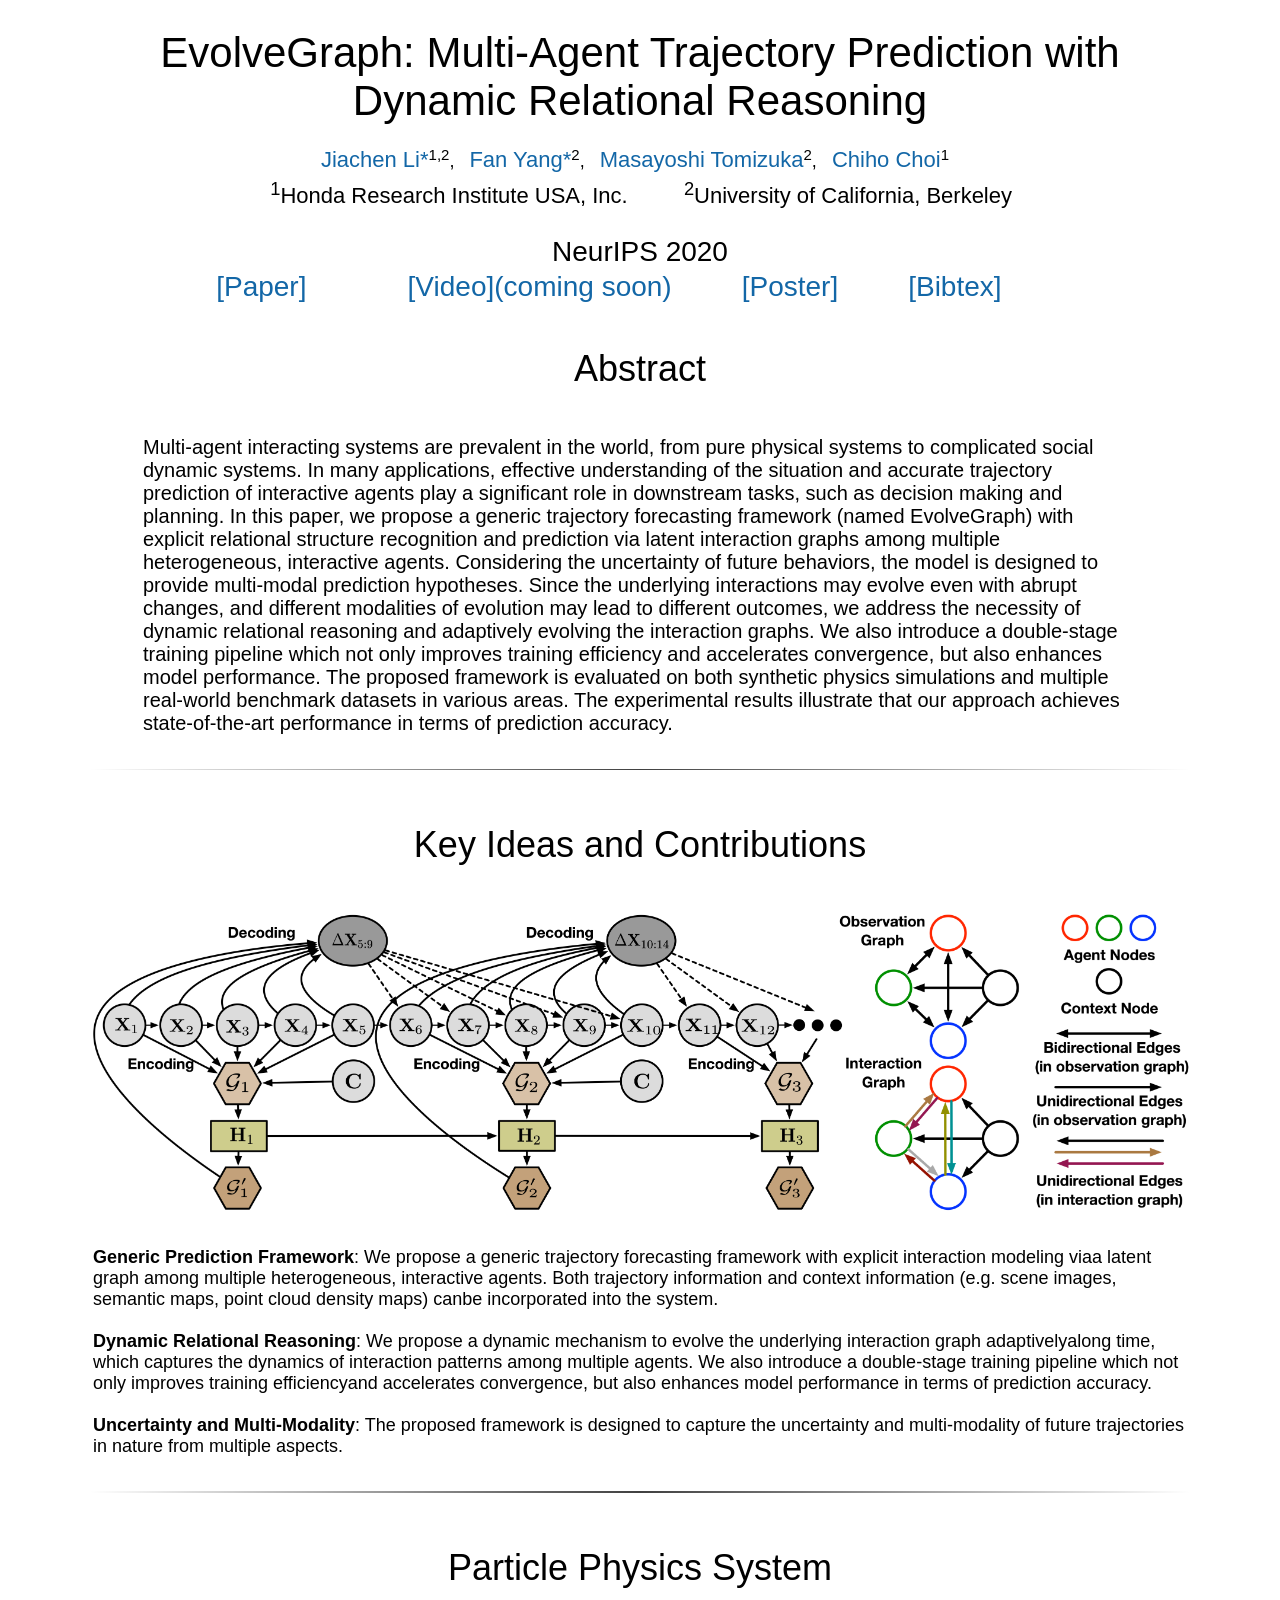
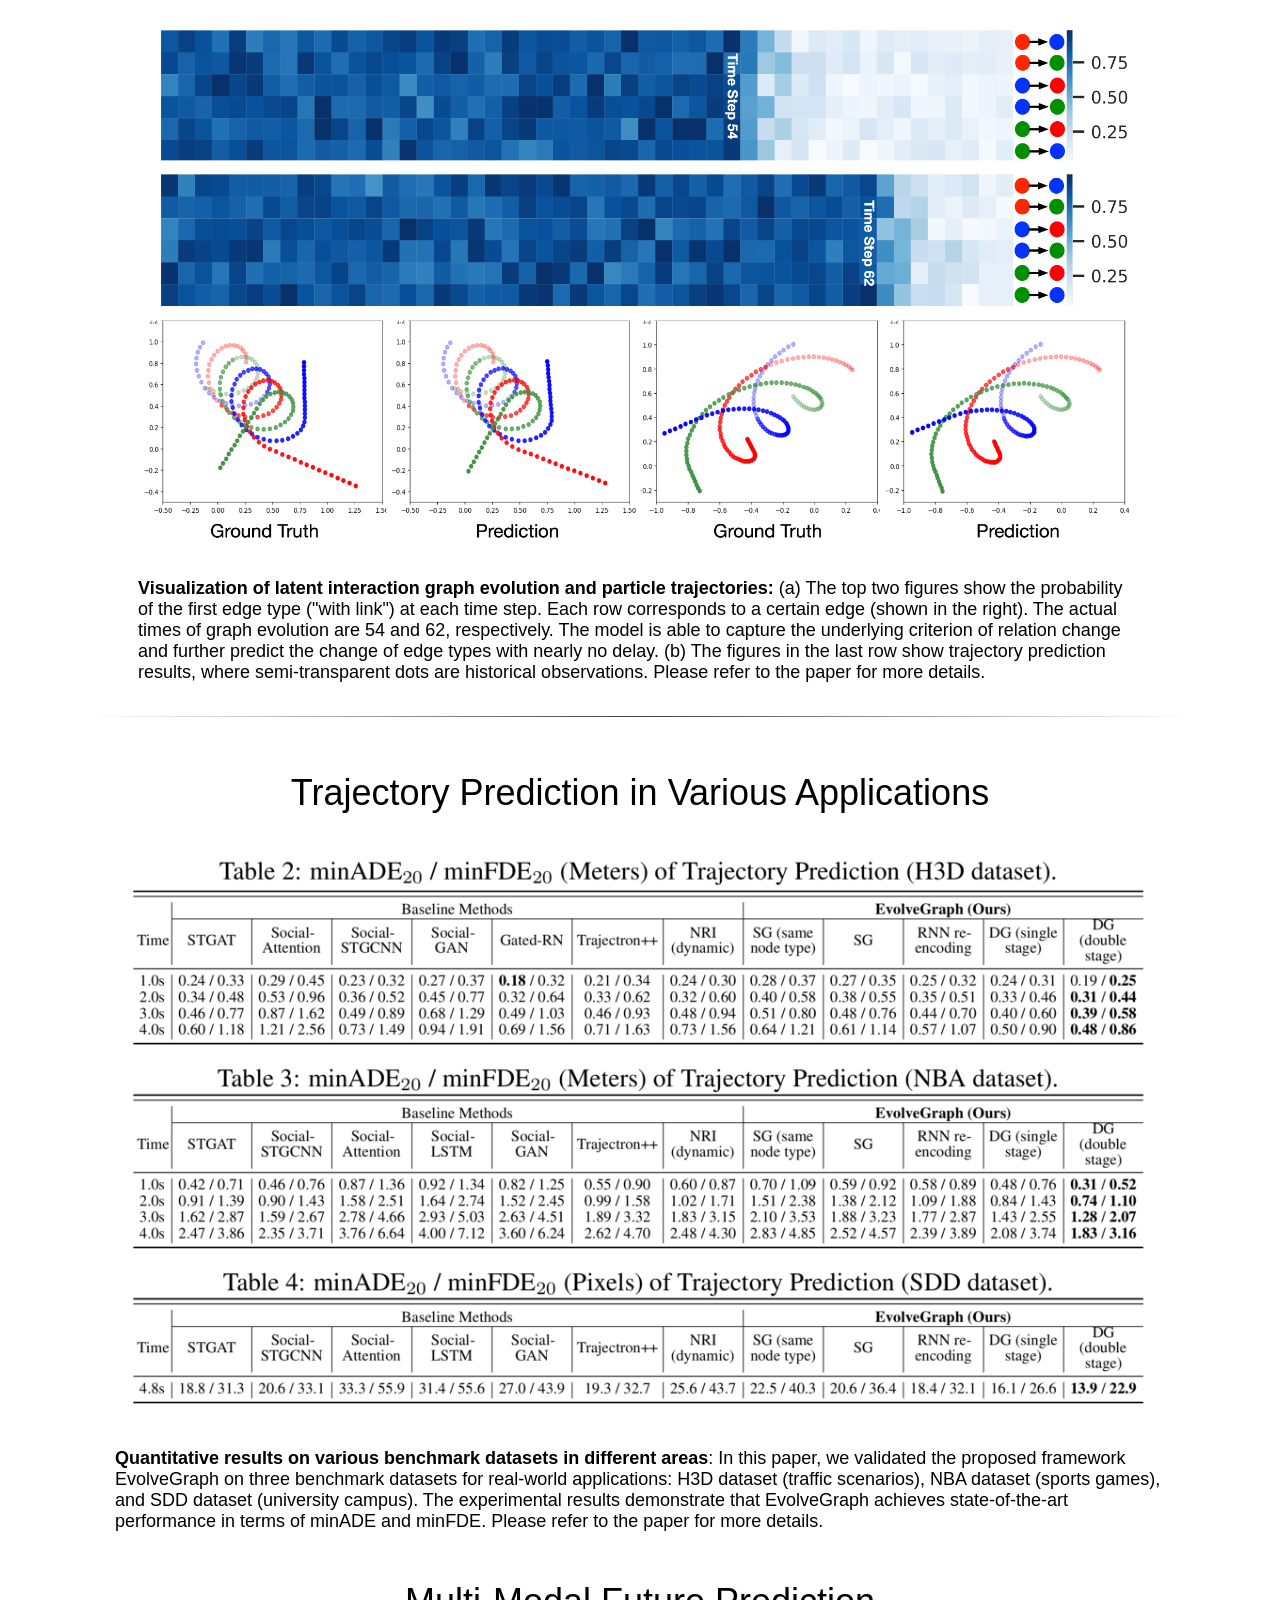
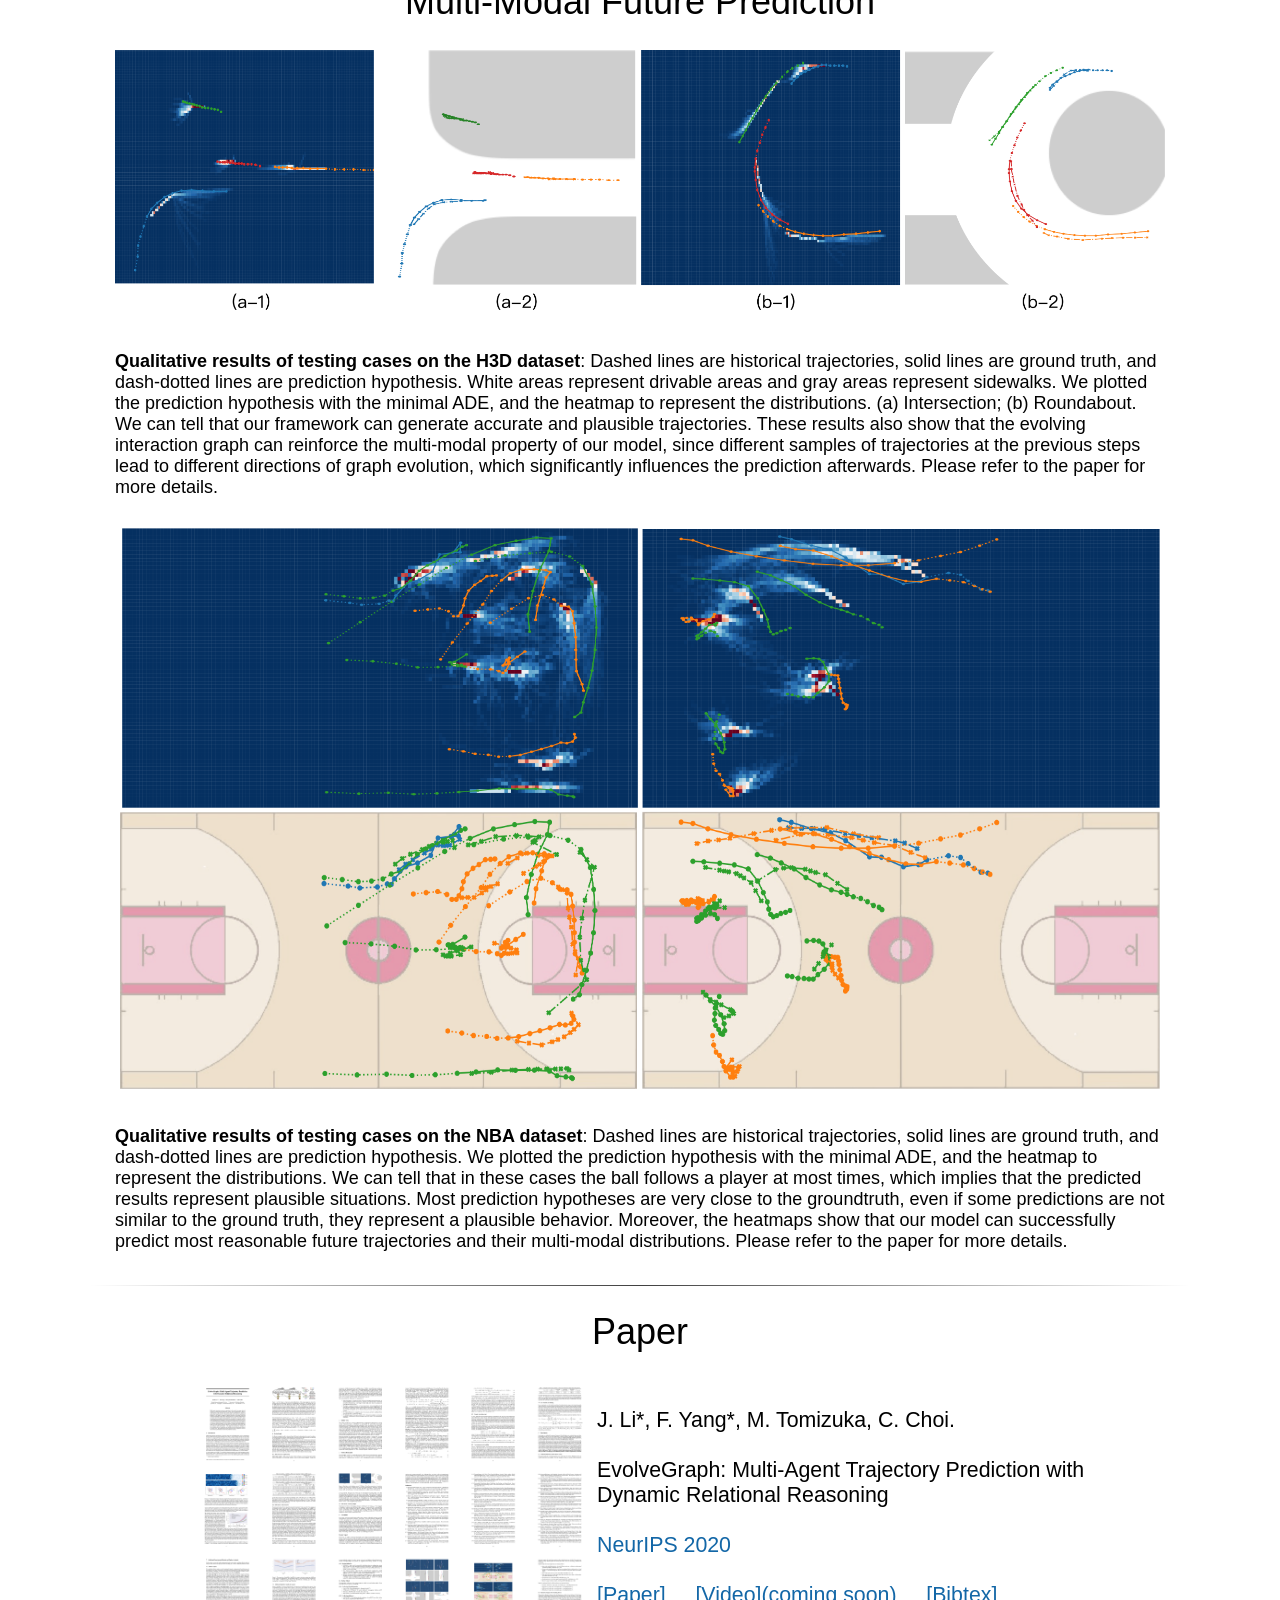
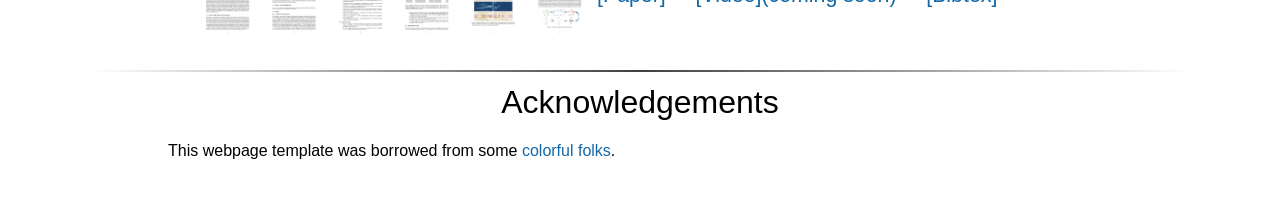
<file: publications/Evolvegraph/index.html>
<script src="http://www.google.com/jsapi" type="text/javascript"></script>
<script type="text/javascript">google.load("jquery", "1.3.2");</script>

<style type="text/css">
    body {
        font-family: "HelveticaNeue-Light", "Helvetica Neue Light", "Helvetica Neue", Helvetica, Arial, "Lucida Grande", sans-serif;
        font-weight:300;
        font-size:18px;
        margin-left: auto;
        margin-right: auto;
        width: 1100px;
    }

    h1 {
        font-weight:300;
    }

    .disclaimerbox {
        background-color: #eee;
        border: 1px solid #eeeeee;
        border-radius: 10px ;
        -moz-border-radius: 10px ;
        -webkit-border-radius: 10px ;
        padding: 20px;
    }

    video.header-vid {
        height: 140px;
        border: 1px solid black;
        border-radius: 10px ;
        -moz-border-radius: 10px ;
        -webkit-border-radius: 10px ;
    }

    img.header-img {
        height: 140px;
        border: 1px solid black;
        border-radius: 10px ;
        -moz-border-radius: 10px ;
        -webkit-border-radius: 10px ;
    }

    img.rounded {
        border: 1px solid #eeeeee;
        border-radius: 10px ;
        -moz-border-radius: 10px ;
        -webkit-border-radius: 10px ;
    }

    a:link,a:visited
    {
        color: #1367a7;
        text-decoration: none;
    }
    a:hover {
        color: #208799;
    }

    td.dl-link {
        height: 160px;
        text-align: center;
        font-size: 22px;
    }

    tr.spaceUnder>td {
        padding-bottom: 10px;
    }
    .layered-paper-big { /* modified from: http://css-tricks.com/snippets/css/layered-paper/ */
        box-shadow:
                0px 0px 1px 1px rgba(0,0,0,0.35), /* The top layer shadow */
                5px 5px 0 0px #fff, /* The second layer */
                5px 5px 1px 1px rgba(0,0,0,0.35), /* The second layer shadow */
                10px 10px 0 0px #fff, /* The third layer */
                10px 10px 1px 1px rgba(0,0,0,0.35), /* The third layer shadow */
                15px 15px 0 0px #fff, /* The fourth layer */
                15px 15px 1px 1px rgba(0,0,0,0.35), /* The fourth layer shadow */
                20px 20px 0 0px #fff, /* The fifth layer */
                20px 20px 1px 1px rgba(0,0,0,0.35), /* The fifth layer shadow */
                25px 25px 0 0px #fff, /* The fifth layer */
                25px 25px 1px 1px rgba(0,0,0,0.35); /* The fifth layer shadow */
        margin-left: 10px;
        margin-right: 45px;
    }


    .layered-paper { /* modified from: http://css-tricks.com/snippets/css/layered-paper/ */
        box-shadow:
                0px 0px 1px 1px rgba(0,0,0,0.35), /* The top layer shadow */
                5px 5px 0 0px #fff, /* The second layer */
                5px 5px 1px 1px rgba(0,0,0,0.35), /* The second layer shadow */
                10px 10px 0 0px #fff, /* The third layer */
                10px 10px 1px 1px rgba(0,0,0,0.35); /* The third layer shadow */
        margin-top: 5px;
        margin-left: 10px;
        margin-right: 30px;
        margin-bottom: 5px;
    }

    .vert-cent {
        position: relative;
        top: 50%;
        transform: translateY(-50%);
    }

    hr
    {
        border: 0;
        height: 1.5px;
        background-image: linear-gradient(to right, rgba(0, 0, 0, 0), rgba(0, 0, 0, 0.75), rgba(0, 0, 0, 0));
    }
</style>

<html>
  <head>
        <title>EvolveGraph</title>
        <meta property="og:title" content="sceneflow" />
        <!-- <meta property="og:url" content="https://www.youtube.com/watch?v=cYHQKtBLI3Q" /> -->
  </head>

  <body>
    <br>
    <center>
    <span style="font-size:42px">EvolveGraph: Multi-Agent Trajectory Prediction with Dynamic Relational Reasoning </span>


    <!-- </center> -->
    
    <br>
    <br>
      <table align=center width=800px>

     <tr>
       <span style="font-size:22px"><a href="https://jiachenli94.github.io/">Jiachen Li*</a></span><sup>1,2</sup>,&nbsp;&nbsp;
      <span style="font-size:22px"><a href="https://scholar.google.com/citations?user=Gi1y7DAAAAAJ&hl=en&authuser=1">Fan Yang*</a></span><sup>2</sup>,&nbsp;&nbsp;
      <span style="font-size:22px"><a href="https://me.berkeley.edu/people/masayoshi-tomizuka/">Masayoshi Tomizuka</a></span><sup>2</sup>,&nbsp;&nbsp;
      <span style="font-size:22px"><a href="http://www.chihochoi.me/">Chiho Choi</a></span><sup>1</sup>&nbsp;&nbsp;
   </tr>


     <tr>
       <td align=center colspan="2" style="font-size:22px">
       <center>
       <sup>1</sup>Honda Research Institute USA, Inc.
       </center>
       </td>

      <td align=center colspan="2" style="font-size:22px">
      <center>
      <sup>2</sup>University of California, Berkeley
      </center>
      </td>

    </table>

        <br> 
    <table align=center width=700px>
       <tr>
        <td align=center width=100px>
        <center>
        <span style="font-size:28px">NeurIPS 2020 </span>
        </center>
        </td>
     </tr>
    </table>
         <table align=center width=900>
          <tr>
                
                 <span style="font-size:28px">
                <a href="http://arxiv.org/abs/2003.13924">[Paper]</a> &nbsp; &nbsp; &nbsp; &nbsp; &nbsp; &nbsp; 
                <a href="https://jiachenli94.github.io/publications/Evolvegraph/">[Video](coming soon)</a> &nbsp; &nbsp; &nbsp; &nbsp;
                <a href="nips_poster.pdf">[Poster]</a> &nbsp; &nbsp; &nbsp; &nbsp; 
                <a href="bibtex.txt">[Bibtex]</a> &nbsp; &nbsp; &nbsp; &nbsp; 

              </span>
              <br>
             <!-- <br>
              <br>
              <br> -->
              <!--
              <center><h1>Overview Video</h1></center>
              <iframe width="900" height="660" src="https://www.youtube.com/embed/XCWCHwGlBgE" frameborder="0" allow="accelerometer; autoplay; encrypted-media; gyroscope; picture-in-picture" allowfullscreen></iframe> -->
            <!-- [hosted on <a href="#">arXiv</a>]</a> -->
              </td>
        </tr>
      </table>
            <!--
            <br>
            <table align=center width=600px>
                <tr>
                    <td width=700px>
                      <center>
                          <img src = "teaser.jpg" height="180px"></img><br>
                    </center>
                    </td>
                </tr>

                <tr>
                  <td colspan="3"> <br>
                In the first image, can you predict what the human is going to do next? Depending on his intention, the person can choose to turn left to climb up stairs; he may also go straight through the hallway or turn right to fetch some items off the table. In this work, we propose a method to generate long-term stochastic predictions of future 3D human motion, while also considering the scene context.
    Given one single RGB image and 2D human pose history, our method first generates multiple possible future 2D destinations, then predicts future 3D human paths towards each destination, as shown in the middle, and finally generates 3D human pose sequences following the path, shown in the ground-truth 3D point cloud of the scene in the right. We train our model on both real-world data with noisy ground-truth and our newly-created large-scale synthetic data with diverse scenes, characters, and motions. Both quantitative comparisons and qualitative results demonstrate that our method can generate plausible scene-adaptive predictions.
                  </td>
                </tr>
            </table>


          <hr> -->
<!--           <br>
          <br> -->
<!--           <center>
            <table align=center width=700>
                <tr>
              
                  <td><video width="700px" controls> <source src="hmp.m4v" type=video/mp4><video></td>
              
              </tr>
            </table>
          </center> -->
          
          <br>

          <!-- <hr> -->
          <center><h1>Abstract</h1></center>
          <table align=center width=1000px>
              <tr>
                  <td width=1000px>
<!--                     <center>
                        <img src = "teaser.jpg" height="500px"></img><br>
                  </center> -->
                  <br>
                  <span style="font-size:20px"> Multi-agent interacting systems are prevalent in the world, from pure physical systems to complicated social dynamic systems. In many applications, effective understanding of the situation and accurate trajectory prediction of interactive agents play a significant role in downstream tasks, such as decision making and planning. In this paper, we propose a generic trajectory forecasting framework (named EvolveGraph) with explicit relational structure recognition and prediction via latent interaction graphs among multiple heterogeneous, interactive agents. Considering the uncertainty of future behaviors, the model is designed to provide multi-modal prediction hypotheses. Since the underlying interactions may evolve even with abrupt changes, and different modalities of evolution may lead to different outcomes, we address the necessity of dynamic relational reasoning and adaptively evolving the interaction graphs. We also introduce a double-stage training pipeline which not only improves training efficiency and accelerates convergence, but also enhances model performance. The proposed framework is evaluated on both synthetic physics simulations and multiple real-world benchmark datasets in various areas. The experimental results illustrate that our approach achieves state-of-the-art performance in terms of prediction accuracy.
                  </td>
              </tr>

              <tr>
                <td colspan="3"> <br>

                </td>
              </tr>
          </table>


          <hr> <br>
          <center><h1>Key Ideas and Contributions</h1></center>
          <table align=center width=600px>
              <tr>
                  <td width=700px>
                    <br>
                    <center>
                        <img src = "graphical_model.png" height="300px"></img><br>
                  </center>
                  <br><br>
                  <span style="font-size:18px"> <b>Generic Prediction Framework</b>: We propose a generic trajectory forecasting framework with explicit interaction modeling viaa latent graph among multiple heterogeneous, interactive agents. Both trajectory information and context information (e.g. scene images, semantic maps, point cloud density maps) canbe incorporated into the system. <br><br>
                    <b>Dynamic Relational Reasoning</b>: We propose a dynamic mechanism to evolve the underlying interaction graph adaptivelyalong time, which captures the dynamics of interaction patterns among multiple agents. We also introduce a double-stage training pipeline which not only improves training efficiencyand accelerates convergence, but also enhances model performance in terms of prediction accuracy. <br><br>
                    <b>Uncertainty and Multi-Modality</b>: The proposed framework is designed to capture the uncertainty and multi-modality of future trajectories in nature from multiple aspects.<br>
                  </td>
              </tr>
<!-- 
We posit that pedestrians in the scene move towards a predetermined position and interactions such as social cues happen as they go along achieving this intention without changing the predilection while still shaping their trajectories locally. 
               -->
              <tr>
                <td colspan="3"> <br>

                </td>
              </tr>
          </table>


        <hr>
         <!-- <table align=center width=550px> -->
          <br>
                <center><h1>Particle Physics System</h1></center>
                <table align=center width=900px>
                    <tr>
                        <td width=1200px colspan="3">
                          <center>
                              <img src = "physics.png" height="540px"></img><br>
                        </center>
                        </td>
                    </tr>
<!--                     <tr>
                      <td align=center width=400px>
                        (a)
                      </td>
                      <td align=center width=400px>
                        (b)
                      </td>
                      <td align=center width=400px>
                        (c)
                      </td>
                  </tr> -->

                    <tr>
                        <td width=600px colspan="3">
                                            <br>
                              <span style="font-size:18px"><b>Visualization of latent interaction graph evolution and particle trajectories:</b> (a) The top two figures show the probability of the first edge type ("with link") at each time step. Each row corresponds to a certain edge (shown in the right). The actual times of graph evolution are 54 and 62, respectively. The model is able to capture the underlying criterion of relation change and further predict the change of edge types with nearly no delay. (b) The figures in the last row show trajectory prediction results, where semi-transparent dots are historical observations. Please refer to the paper for more details.
                        </td>
                    </tr>
                </table>
                <br>
      <hr>

      <table align=center width=800>
        <br>
       <center><h1>Trajectory Prediction in Various Applications</h1></center>
          <tr class="spaceUnder">
            <td>
              <img style="width:1050px" src="tables.png"/>
            </td>
          
          </tr>

        <tr>
          <td colspan="3"> <br>
            <span style="font-size:18px"><b> Quantitative results on various benchmark datasets in different areas</b>: In this paper, we validated the proposed framework EvolveGraph on three benchmark datasets for real-world applications: H3D dataset (traffic scenarios), NBA dataset (sports games), and SDD dataset (university campus). The experimental results demonstrate that EvolveGraph achieves state-of-the-art performance in terms of minADE and minFDE. Please refer to the paper for more details.
          </td>
        </tr>

        
      </table>

      <table align=center width=800>
        <br>
       <center><h1>Multi-Modal Future Prediction</h1></center>
          <tr class="spaceUnder">
            <td>
              <img style="width:1050px" src="vehicles.png"/>
            </td>
          
          </tr>

        <tr>
          <td colspan="3"> <br>
            <span style="font-size:18px"><b> Qualitative results of testing cases on the H3D dataset</b>: Dashed lines are historical trajectories, solid lines are ground truth, and dash-dotted lines are prediction hypothesis. White areas represent drivable areas and gray areas represent sidewalks. We plotted the prediction hypothesis with the minimal ADE, and the heatmap to represent the distributions. (a) Intersection; (b) Roundabout. We can tell that our framework can generate accurate and plausible trajectories. These results also show that the evolving interaction graph can reinforce the multi-modal property of our model, since different samples of trajectories at the previous steps lead to different directions of graph evolution, which significantly influences the prediction afterwards. Please refer to the paper for more details.
          </td>
        </tr>

        <table align=center width=800>
        <br>
          <tr class="spaceUnder">
            <td>
              <img style="width:1050px" src="sports.png"/>
            </td>
          
          </tr>

        <tr>
          <td colspan="3"> <br>
            <span style="font-size:18px"><b> Qualitative results of testing cases on the NBA dataset</b>: Dashed lines are historical trajectories, solid lines are ground truth, and dash-dotted lines are prediction hypothesis. We plotted the prediction hypothesis with the minimal ADE, and the heatmap to represent the distributions. We can tell that in these cases the ball follows a player at most times, which implies that the predicted results represent plausible situations. Most prediction hypotheses are very close to the groundtruth, even if some predictions are not similar to the ground truth, they represent a plausible behavior. Moreover, the heatmaps show that our model can successfully predict most reasonable future trajectories and their multi-modal distributions. Please refer to the paper for more details.
          </td>
        </tr>

        
      </table>
    <br>

    <!--
    <hr>
      <table align=center width=800>
       <center><h1>Multi-Modal Sports Player Predictions</h1></center>
          <tr class="spaceUnder">
            <td>
              <img style="width:1000px" src="sports.png"/>
            </td>
          
      </tr>

        <tr>
          <td colspan="3"> <br>
            <span style="font-size:18px"><b> Qualitative Results  please see <a href="https://arxiv.org/pdf/2004.02025.pdf">our paper</a>.  
          </td>
        </tr>
      </table>
    <br>
  -->

    <hr>
      <table align=center width=900>
       <center><h1>Paper</h1></center>
          <tr>
            <td><a href="https://jiachenli94.github.io/publications/Evolvegraph/"><img align=center style="width:400px" src="paper_combine.png"/></a></td>
            <td><span style="font-size:16pt">J. Li*, F. Yang*, M. Tomizuka, C. Choi.<br><br>
              EvolveGraph: Multi-Agent Trajectory Prediction with Dynamic Relational Reasoning<br><br>
              <a href = "https://nips.cc/">NeurIPS 2020</a><br><br>
                <a href="http://arxiv.org/abs/2003.13924">[Paper]</a> &nbsp; &nbsp;
                <a href="https://jiachenli94.github.io/publications/Evolvegraph/">[Video](coming soon)</a> &nbsp; &nbsp;
                <a href="bibtex.txt">[Bibtex]</a>
                
            <!-- [hosted on <a href="#">arXiv</a>]</a> -->
              </td>
        </tr>
      </table>
    <br>
    <!--
    <hr>
      <center><h1>Code</h1></center>
      <tr>
        <td>
          <span style="font-size:28px">&nbsp;<a href='#'>[GitHub]</a>  (coming soon)
        </td>
      <br>
      -->
      <hr>
            <table align=center width=950px>
                <tr>
                    <td>
                      <left>
                <center><h1>Acknowledgements</h1></center>
                This webpage template was borrowed from some <a href="https://richzhang.github.io/colorization/">colorful folks</a>.
            </left>
        </td>
        </tr>
        </table>

        <br><br>
</body>
</html>
</file>
